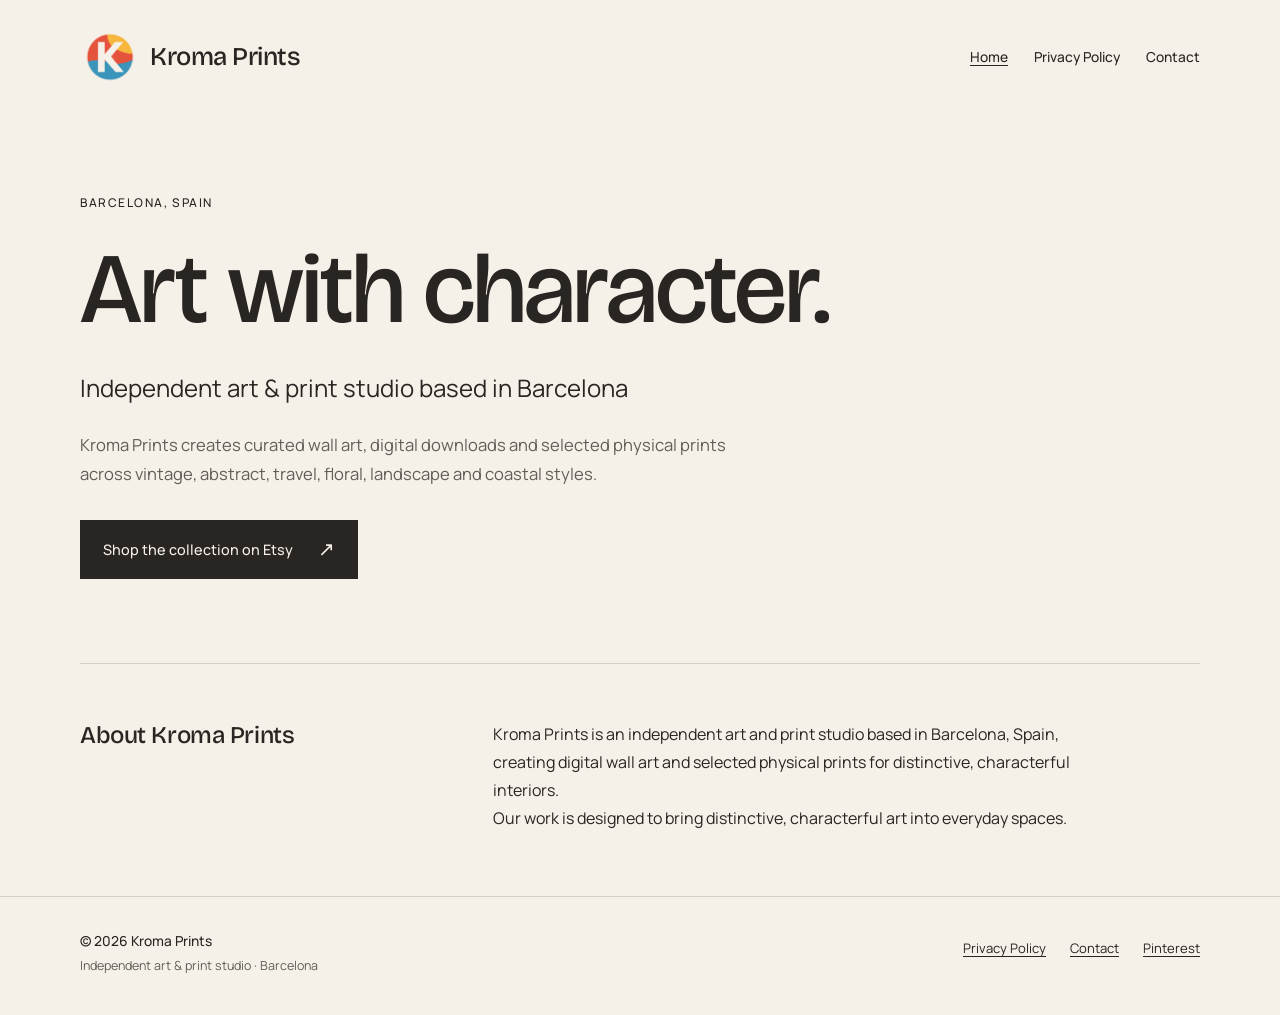
<file: index.html>
<!doctype html>
<html lang="en">
<head>
  <meta charset="utf-8">
  <meta name="viewport" content="width=device-width, initial-scale=1">
  <meta name="description" content="Kroma Prints is an independent art & print studio based in Barcelona, creating curated wall art, digital downloads and selected physical prints.">
  <meta name="referrer" content="no-referrer">
  <meta http-equiv="Content-Security-Policy" content="default-src 'self'; script-src 'none'; style-src 'self'; img-src 'self'; font-src 'self'; connect-src 'none'; object-src 'none'; base-uri 'none'; form-action 'none'">
  <title>Kroma Prints | Independent Art & Print Studio, Barcelona</title>
  <link rel="canonical" href="https://kromaprints.github.io/">
  <link rel="icon" href="/assets/kroma-symbol.png" type="image/png">
  <link rel="stylesheet" href="/assets/styles.css">
  <meta property="og:title" content="Kroma Prints | Art with character">
  <meta property="og:description" content="Independent art & print studio based in Barcelona. Curated wall art, digital downloads and selected physical prints.">
  <meta property="og:type" content="website">
  <meta property="og:url" content="https://kromaprints.github.io/">
  <meta property="og:image" content="https://kromaprints.github.io/assets/kroma-symbol.png">
  <meta property="og:image:alt" content="Kroma Prints official symbol">
</head>
<body>
  <a class="skip-link" href="#main">Skip to content</a>
  <header class="site-header">
    <div class="wrap header-inner">
      <a class="brand" href="/" aria-label="Kroma Prints home">
        <img src="/assets/kroma-symbol.png" width="60" height="60" alt="">
        <span class="brand-name">Kroma Prints</span>
      </a>
      <nav class="site-nav" aria-label="Main navigation">
        <a href="/" aria-current="page">Home</a>
        <a href="/privacy/">Privacy Policy</a>
        <a href="/contact/">Contact</a>
      </nav>
    </div>
  </header>
  <main id="main" class="wrap">
    <section class="hero" aria-labelledby="hero-title">
      <p class="eyebrow">Barcelona, Spain</p>
      <h1 id="hero-title">Art with character.</h1>
      <p class="descriptor">Independent art &amp; print studio based in Barcelona</p>
      <p class="intro">Kroma Prints creates curated wall art, digital downloads and selected physical prints across vintage, abstract, travel, floral, landscape and coastal styles.</p>
      <a class="button" href="https://kromaprints.etsy.com">Shop the collection on Etsy <span class="arrow" aria-hidden="true">↗</span></a>
    </section>
    <section class="about" aria-labelledby="about-title">
      <h2 id="about-title">About Kroma Prints</h2>
      <div>
        <p>Kroma Prints is an independent art and print studio based in Barcelona, Spain, creating digital wall art and selected physical prints for distinctive, characterful interiors.</p>
        <p>Our work is designed to bring distinctive, characterful art into everyday spaces.</p>
      </div>
    </section>
  </main>
  <footer class="site-footer">
    <div class="wrap footer-inner">
      <div><p class="footer-brand">© 2026 Kroma Prints</p><p class="footer-location">Independent art &amp; print studio · Barcelona</p></div>
      <nav class="footer-nav" aria-label="Footer navigation">
        <a href="/privacy/">Privacy Policy</a>
        <a href="/contact/">Contact</a>
        <a href="https://es.pinterest.com/kromaprints/">Pinterest</a>
      </nav>
    </div>
  </footer>
</body>
</html>
</file>
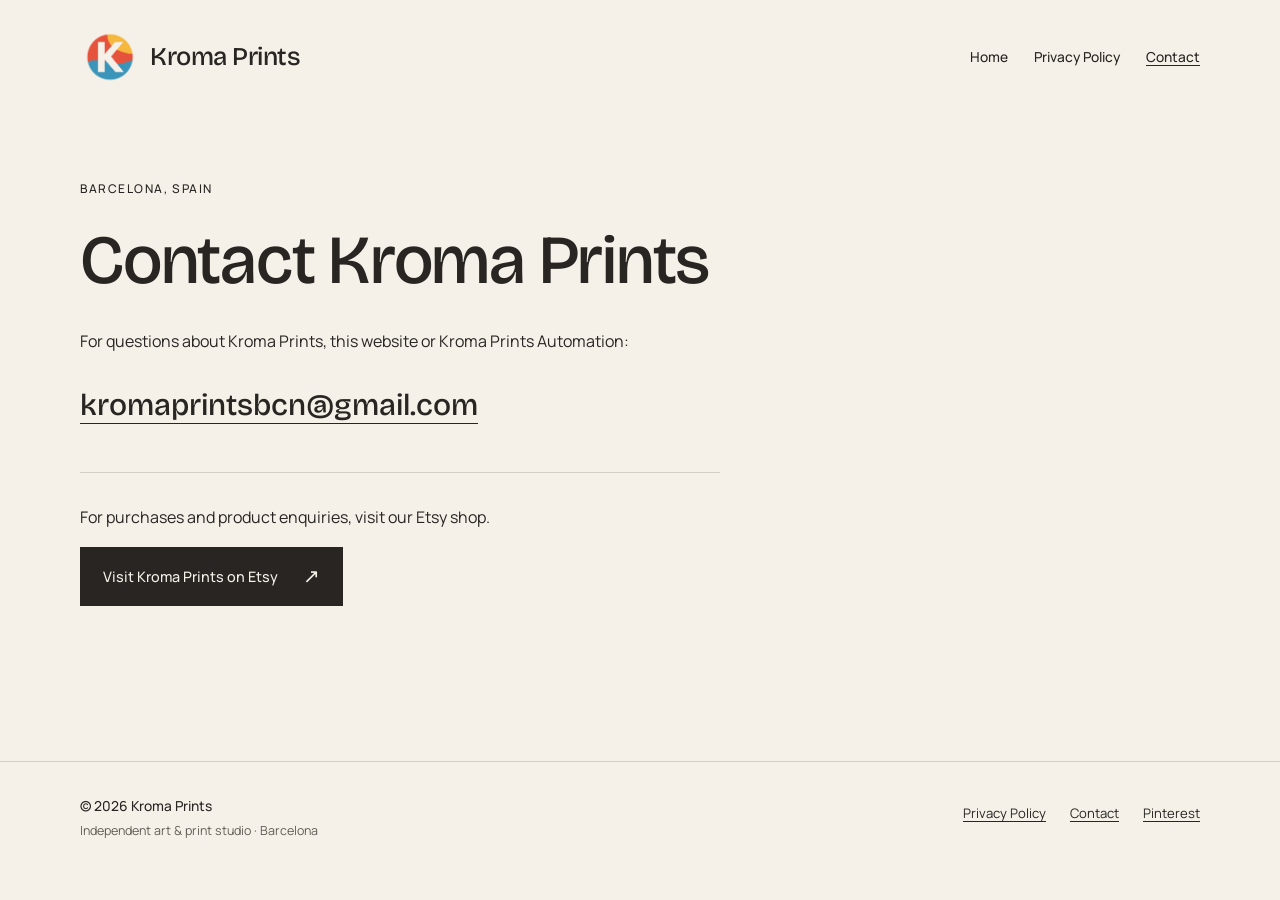
<file: contact/index.html>
<!doctype html>
<html lang="en">
<head>
  <meta charset="utf-8">
  <meta name="viewport" content="width=device-width, initial-scale=1">
  <meta name="description" content="Contact Kroma Prints, an independent art & print studio based in Barcelona, Spain.">
  <meta name="referrer" content="no-referrer">
  <meta http-equiv="Content-Security-Policy" content="default-src 'self'; script-src 'none'; style-src 'self'; img-src 'self'; font-src 'self'; connect-src 'none'; object-src 'none'; base-uri 'none'; form-action 'none'">
  <title>Contact | Kroma Prints</title>
  <link rel="canonical" href="https://kromaprints.github.io/contact/">
  <link rel="icon" href="/assets/kroma-symbol.png" type="image/png">
  <link rel="stylesheet" href="/assets/styles.css">
</head>
<body>
  <a class="skip-link" href="#main">Skip to content</a>
  <header class="site-header"><div class="wrap header-inner"><a class="brand" href="/" aria-label="Kroma Prints home"><img src="/assets/kroma-symbol.png" width="60" height="60" alt=""><span class="brand-name">Kroma Prints</span></a><nav class="site-nav" aria-label="Main navigation"><a href="/">Home</a><a href="/privacy/">Privacy Policy</a><a href="/contact/" aria-current="page">Contact</a></nav></div></header>
  <main id="main" class="wrap page-main contact-main">
    <div class="page-heading"><p class="eyebrow">Barcelona, Spain</p><h1>Contact Kroma Prints</h1></div>
    <div class="contact-copy">
      <p>For questions about Kroma Prints, this website or Kroma Prints Automation:</p>
      <a class="email-link" href="mailto:kromaprintsbcn@gmail.com">kromaprintsbcn@gmail.com</a>
      <div class="contact-shop"><p>For purchases and product enquiries, visit our Etsy shop.</p><a class="button" href="https://kromaprints.etsy.com">Visit Kroma Prints on Etsy <span class="arrow" aria-hidden="true">↗</span></a></div>
    </div>
  </main>
  <footer class="site-footer"><div class="wrap footer-inner"><div><p class="footer-brand">© 2026 Kroma Prints</p><p class="footer-location">Independent art &amp; print studio · Barcelona</p></div><nav class="footer-nav" aria-label="Footer navigation"><a href="/privacy/">Privacy Policy</a><a href="/contact/">Contact</a><a href="https://es.pinterest.com/kromaprints/">Pinterest</a></nav></div></footer>
</body>
</html>
</file>
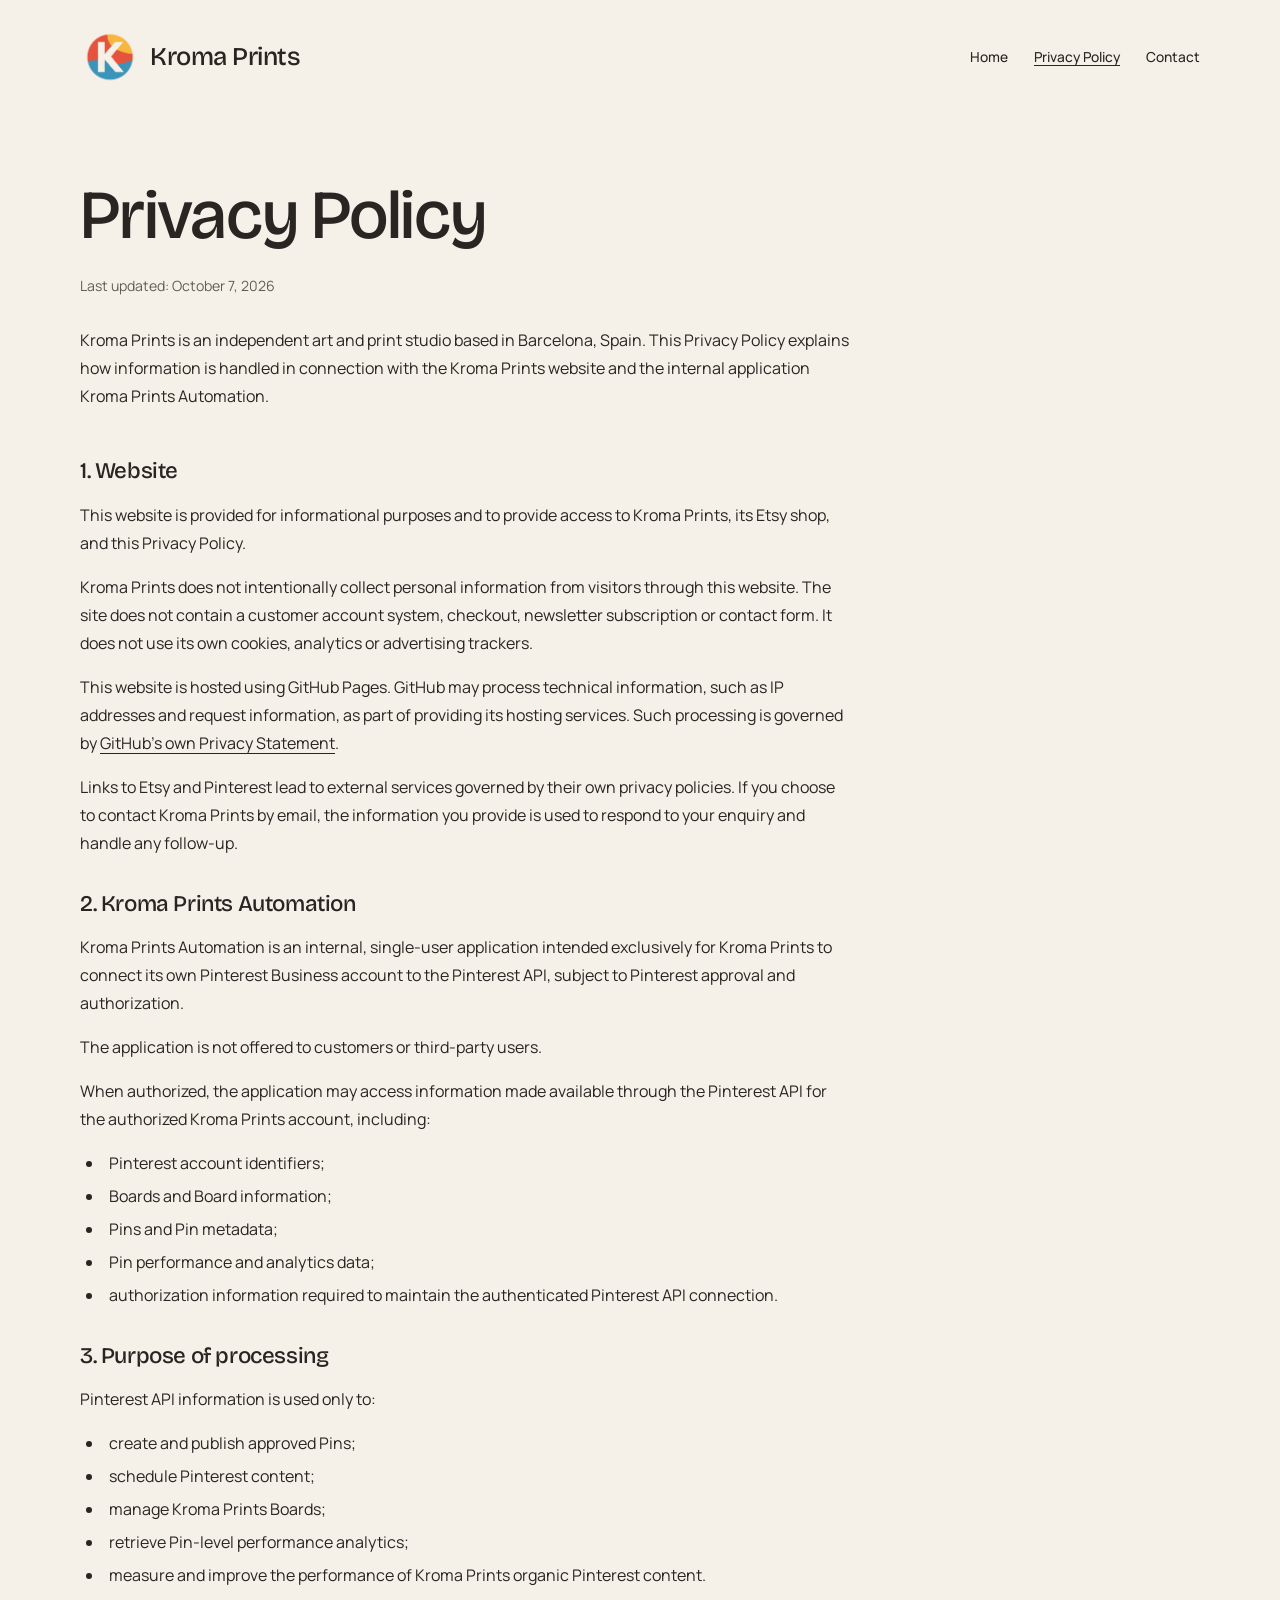
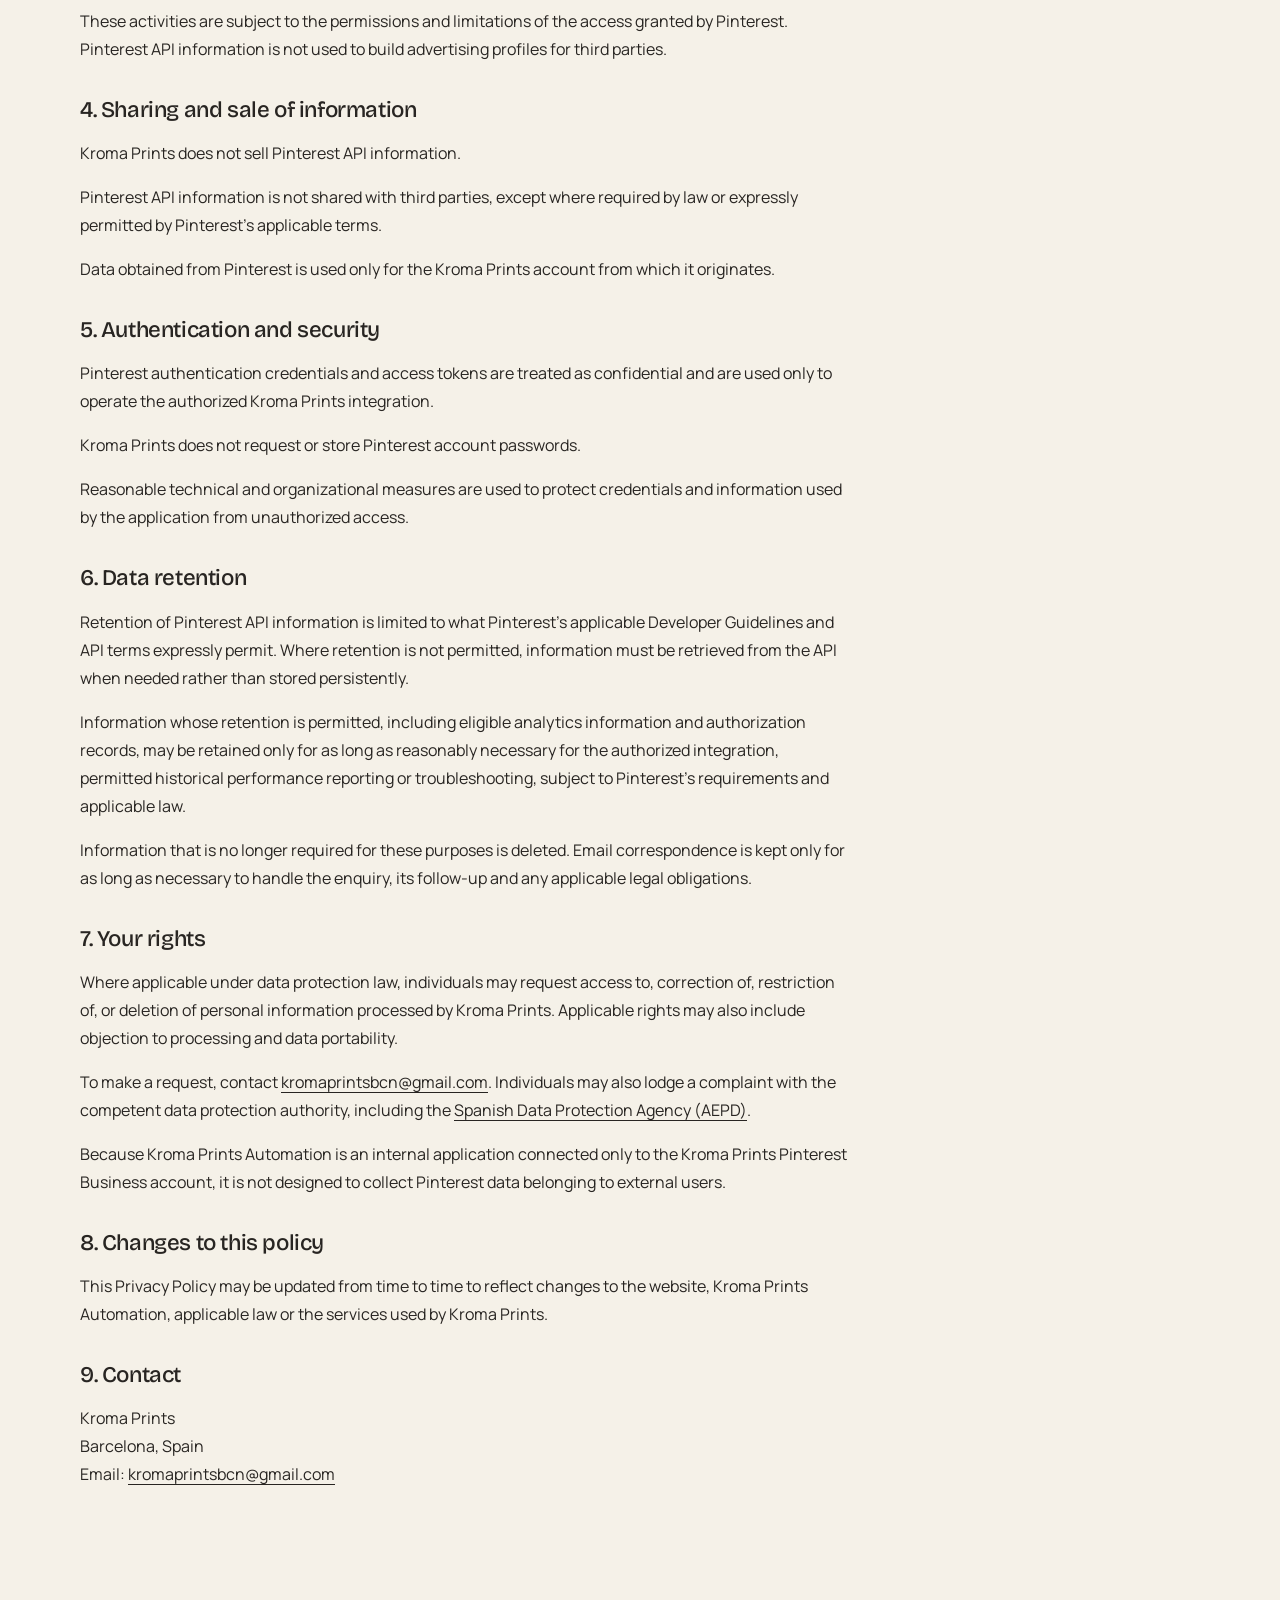
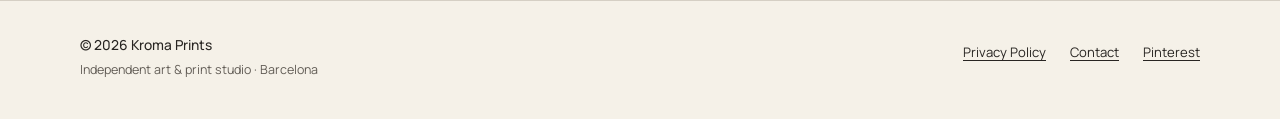
<file: privacy/index.html>
<!doctype html>
<html lang="en">
<head>
  <meta charset="utf-8">
  <meta name="viewport" content="width=device-width, initial-scale=1">
  <meta name="description" content="Privacy Policy for the Kroma Prints website and the internal, single-user application Kroma Prints Automation.">
  <meta name="referrer" content="no-referrer">
  <meta http-equiv="Content-Security-Policy" content="default-src 'self'; script-src 'none'; style-src 'self'; img-src 'self'; font-src 'self'; connect-src 'none'; object-src 'none'; base-uri 'none'; form-action 'none'">
  <title>Privacy Policy | Kroma Prints</title>
  <link rel="canonical" href="https://kromaprints.github.io/privacy/">
  <link rel="icon" href="/assets/kroma-symbol.png" type="image/png">
  <link rel="stylesheet" href="/assets/styles.css">
</head>
<body>
  <a class="skip-link" href="#main">Skip to content</a>
  <header class="site-header">
    <div class="wrap header-inner">
      <a class="brand" href="/" aria-label="Kroma Prints home"><img src="/assets/kroma-symbol.png" width="60" height="60" alt=""><span class="brand-name">Kroma Prints</span></a>
      <nav class="site-nav" aria-label="Main navigation"><a href="/">Home</a><a href="/privacy/" aria-current="page">Privacy Policy</a><a href="/contact/">Contact</a></nav>
    </div>
  </header>
  <main id="main" class="wrap page-main">
    <div class="page-heading">
      <h1>Privacy Policy</h1>
      <p class="updated">Last updated: <time datetime="2026-10-07">October 7, 2026</time></p>
      <p>Kroma Prints is an independent art and print studio based in Barcelona, Spain. This Privacy Policy explains how information is handled in connection with the Kroma Prints website and the internal application Kroma Prints Automation.</p>
    </div>
    <div class="prose">
      <section aria-labelledby="website">
        <h2 id="website">1. Website</h2>
        <p>This website is provided for informational purposes and to provide access to Kroma Prints, its Etsy shop, and this Privacy Policy.</p>
        <p>Kroma Prints does not intentionally collect personal information from visitors through this website. The site does not contain a customer account system, checkout, newsletter subscription or contact form. It does not use its own cookies, analytics or advertising trackers.</p>
        <p>This website is hosted using GitHub Pages. GitHub may process technical information, such as IP addresses and request information, as part of providing its hosting services. Such processing is governed by <a href="https://docs.github.com/en/site-policy/privacy-policies/github-general-privacy-statement">GitHub’s own Privacy Statement</a>.</p>
        <p>Links to Etsy and Pinterest lead to external services governed by their own privacy policies. If you choose to contact Kroma Prints by email, the information you provide is used to respond to your enquiry and handle any follow-up.</p>
      </section>
      <section aria-labelledby="automation">
        <h2 id="automation">2. Kroma Prints Automation</h2>
        <p>Kroma Prints Automation is an internal, single-user application intended exclusively for Kroma Prints to connect its own Pinterest Business account to the Pinterest API, subject to Pinterest approval and authorization.</p>
        <p>The application is not offered to customers or third-party users.</p>
        <p>When authorized, the application may access information made available through the Pinterest API for the authorized Kroma Prints account, including:</p>
        <ul><li>Pinterest account identifiers;</li><li>Boards and Board information;</li><li>Pins and Pin metadata;</li><li>Pin performance and analytics data;</li><li>authorization information required to maintain the authenticated Pinterest API connection.</li></ul>
      </section>
      <section aria-labelledby="purpose">
        <h2 id="purpose">3. Purpose of processing</h2>
        <p>Pinterest API information is used only to:</p>
        <ul><li>create and publish approved Pins;</li><li>schedule Pinterest content;</li><li>manage Kroma Prints Boards;</li><li>retrieve Pin-level performance analytics;</li><li>measure and improve the performance of Kroma Prints organic Pinterest content.</li></ul>
        <p>These activities are subject to the permissions and limitations of the access granted by Pinterest. Pinterest API information is not used to build advertising profiles for third parties.</p>
      </section>
      <section aria-labelledby="sharing">
        <h2 id="sharing">4. Sharing and sale of information</h2>
        <p>Kroma Prints does not sell Pinterest API information.</p>
        <p>Pinterest API information is not shared with third parties, except where required by law or expressly permitted by Pinterest’s applicable terms.</p>
        <p>Data obtained from Pinterest is used only for the Kroma Prints account from which it originates.</p>
      </section>
      <section aria-labelledby="security">
        <h2 id="security">5. Authentication and security</h2>
        <p>Pinterest authentication credentials and access tokens are treated as confidential and are used only to operate the authorized Kroma Prints integration.</p>
        <p>Kroma Prints does not request or store Pinterest account passwords.</p>
        <p>Reasonable technical and organizational measures are used to protect credentials and information used by the application from unauthorized access.</p>
      </section>
      <section aria-labelledby="retention">
        <h2 id="retention">6. Data retention</h2>
        <p>Retention of Pinterest API information is limited to what Pinterest’s applicable Developer Guidelines and API terms expressly permit. Where retention is not permitted, information must be retrieved from the API when needed rather than stored persistently.</p>
        <p>Information whose retention is permitted, including eligible analytics information and authorization records, may be retained only for as long as reasonably necessary for the authorized integration, permitted historical performance reporting or troubleshooting, subject to Pinterest’s requirements and applicable law.</p>
        <p>Information that is no longer required for these purposes is deleted. Email correspondence is kept only for as long as necessary to handle the enquiry, its follow-up and any applicable legal obligations.</p>
      </section>
      <section aria-labelledby="rights">
        <h2 id="rights">7. Your rights</h2>
        <p>Where applicable under data protection law, individuals may request access to, correction of, restriction of, or deletion of personal information processed by Kroma Prints. Applicable rights may also include objection to processing and data portability.</p>
        <p>To make a request, contact <a href="mailto:kromaprintsbcn@gmail.com">kromaprintsbcn@gmail.com</a>. Individuals may also lodge a complaint with the competent data protection authority, including the <a href="https://www.aepd.es/">Spanish Data Protection Agency (AEPD)</a>.</p>
        <p>Because Kroma Prints Automation is an internal application connected only to the Kroma Prints Pinterest Business account, it is not designed to collect Pinterest data belonging to external users.</p>
      </section>
      <section aria-labelledby="changes">
        <h2 id="changes">8. Changes to this policy</h2>
        <p>This Privacy Policy may be updated from time to time to reflect changes to the website, Kroma Prints Automation, applicable law or the services used by Kroma Prints.</p>
      </section>
      <section aria-labelledby="contact">
        <h2 id="contact">9. Contact</h2>
        <p>Kroma Prints<br>Barcelona, Spain<br>Email: <a href="mailto:kromaprintsbcn@gmail.com">kromaprintsbcn@gmail.com</a></p>
      </section>
    </div>
  </main>
  <footer class="site-footer"><div class="wrap footer-inner"><div><p class="footer-brand">© 2026 Kroma Prints</p><p class="footer-location">Independent art &amp; print studio · Barcelona</p></div><nav class="footer-nav" aria-label="Footer navigation"><a href="/privacy/">Privacy Policy</a><a href="/contact/">Contact</a><a href="https://es.pinterest.com/kromaprints/">Pinterest</a></nav></div></footer>
</body>
</html>
</file>
<file: assets/styles.css>
@font-face {
  font-family: 'Bricolage Grotesque';
  src: url('/assets/fonts/bricolage-grotesque.ttf') format('truetype');
  font-style: normal;
  font-weight: 200 800;
  font-display: swap;
}
@font-face {
  font-family: 'Manrope';
  src: url('/assets/fonts/manrope.ttf') format('truetype');
  font-style: normal;
  font-weight: 200 800;
  font-display: swap;
}
:root {
  color-scheme: light;
  --paper: #F5F1E8;
  --ink: #282522;
  --coral: #E6533D;
  --blue: #3B95BA;
  --yellow: #F6B73C;
  --muted: #625D56;
  --rule: #D5CFC4;
}
* { box-sizing: border-box; }
html { scroll-padding-top: 1.5rem; }
body {
  margin: 0;
  background: var(--paper);
  color: var(--ink);
  font-family: 'Manrope', Arial, sans-serif;
  font-weight: 400;
  font-size: 1rem;
  line-height: 1.75;
  -webkit-font-smoothing: antialiased;
}
a { color: inherit; text-underline-offset: .25em; text-decoration-thickness: 1px; }
a:hover { text-decoration-thickness: 2px; }
a:focus-visible { outline: 3px solid var(--ink); outline-offset: 5px; border-radius: 2px; }
img { display: block; max-width: 100%; height: auto; }
h1, h2, .brand-name {
  font-family: 'Bricolage Grotesque', Arial, sans-serif;
  font-weight: 500;
  font-optical-sizing: auto;
  letter-spacing: -.018em;
}
h1, h2, p { margin-top: 0; }
.wrap { width: min(1120px, calc(100% - 80px)); margin-inline: auto; }
.skip-link {
  position: absolute;
  top: -100px;
  left: 20px;
  z-index: 10;
  background: var(--ink);
  color: var(--paper);
  padding: 12px 18px;
}
.skip-link:focus { top: 12px; }
.site-header { padding-block: 27px; }
.header-inner { display: flex; align-items: center; justify-content: space-between; gap: 30px; }
.brand { display: inline-flex; align-items: center; gap: 10px; text-decoration: none; flex-shrink: 0; }
.brand img { width: 60px; height: 60px; }
.brand-name { font-size: 1.6rem; line-height: 1.1; }
.site-nav { display: flex; flex-wrap: wrap; align-items: center; gap: 26px; }
.site-nav a { font-size: .86rem; font-weight: 500; padding-block: 12px; text-decoration: none; }
.site-nav a[aria-current='page'] { text-decoration: underline; }
.site-nav a:hover { text-decoration: underline; }
.hero { padding-block: 78px 84px; }
.eyebrow { font-size: .75rem; font-weight: 500; letter-spacing: .13em; text-transform: uppercase; margin-bottom: 24px; }
.hero h1 { font-size: clamp(3.7rem, 7.8vw, 6.5rem); line-height: 1.06; margin-bottom: 28px; max-width: 1000px; }
.hero .descriptor { font-size: clamp(1.2rem, 2.2vw, 1.5rem); line-height: 1.45; max-width: 690px; margin-bottom: 24px; }
.hero .intro { max-width: 665px; color: var(--muted); font-size: 1.04rem; margin-bottom: 32px; }
.button {
  display: inline-flex;
  align-items: center;
  justify-content: space-between;
  gap: 25px;
  padding: 16px 22px;
  min-height: 56px;
  background: var(--ink);
  color: var(--paper);
  font-size: .9rem;
  font-weight: 500;
  text-decoration: none;
  border: 1px solid var(--ink);
}
.button:hover { background: var(--paper); color: var(--ink); text-decoration: none; }
.button .arrow { font-size: 1.25rem; line-height: 1; }
.about { border-top: 1px solid var(--rule); padding-block: 56px 64px; display: grid; grid-template-columns: 1fr 2fr; gap: 60px; }
.about h2 { font-size: 1.5rem; line-height: 1.3; margin-bottom: 0; }
.about p { margin-bottom: 0; max-width: 600px; }
.site-footer { border-top: 1px solid var(--rule); padding-block: 32px 38px; }
.footer-inner { display: flex; justify-content: space-between; align-items: flex-start; gap: 24px; }
.footer-brand { font-size: .86rem; font-weight: 500; margin-bottom: 2px; }
.footer-location { font-size: .78rem; color: var(--muted); margin-bottom: 0; }
.footer-nav { display: flex; flex-wrap: wrap; gap: 24px; }
.footer-nav a { font-size: .82rem; padding-block: 8px; }
.page-main { padding-block: 64px 80px; }
.page-heading { max-width: 770px; margin-bottom: 46px; }
.page-heading h1 { font-size: clamp(2.8rem, 5.5vw, 4.3rem); line-height: 1.1; margin-bottom: 20px; }
.page-heading .updated { color: var(--muted); font-size: .88rem; margin-bottom: 28px; }
.prose { max-width: 770px; }
.prose section { margin-bottom: 32px; }
.prose h2 { font-size: 1.4rem; line-height: 1.35; margin-bottom: 14px; }
.prose p { margin-bottom: 16px; }
.prose ul { margin: 0 0 18px; padding-left: 24px; }
.prose li { padding-left: 5px; margin-bottom: 5px; }
.prose a { overflow-wrap: anywhere; }
.contact-main { min-height: calc(100vh - 253px); }
.contact-main .page-heading { margin-bottom: 28px; }
.contact-copy { max-width: 640px; }
.email-link { display: inline-block; font-family: 'Bricolage Grotesque', Arial, sans-serif; font-weight: 500; font-size: clamp(1.2rem, 3vw, 1.9rem); margin-block: 8px 40px; overflow-wrap: anywhere; }
.contact-shop { padding-top: 30px; border-top: 1px solid var(--rule); }
.not-found { min-height: 65vh; }
@media (min-width: 1500px) { .hero { padding-block: 100px; } }
@media (max-width: 700px) {
  .wrap { width: calc(100% - 40px); }
  .site-header { padding-block: 20px; }
  .header-inner { flex-direction: column; align-items: flex-start; gap: 16px; }
  .brand img { width: 52px; height: 52px; }
  .brand-name { font-size: 1.4rem; }
  .site-nav { gap: 24px; }
  .site-nav a { padding-block: 6px; }
  .hero { padding-block: 50px 54px; }
  .hero h1 { font-size: clamp(3.05rem, 11.5vw, 4.4rem); margin-bottom: 24px; }
  .hero .intro { font-size: 1rem; }
  .eyebrow { margin-bottom: 20px; }
  .about { padding-block: 36px 44px; grid-template-columns: 1fr; gap: 20px; }
  .footer-inner { flex-direction: column; gap: 18px; }
  .site-footer { padding-block: 26px 30px; }
  .footer-nav { gap: 20px; }
  .page-main { padding-block: 42px 54px; }
  .page-heading { margin-bottom: 34px; }
  .page-heading h1 { font-size: clamp(2.6rem, 10vw, 3.3rem); }
  .prose h2 { font-size: 1.3rem; }
  .contact-main { min-height: auto; padding-bottom: 72px; }
}
@media (prefers-reduced-motion: reduce) { html { scroll-behavior: auto; } }
</file>
